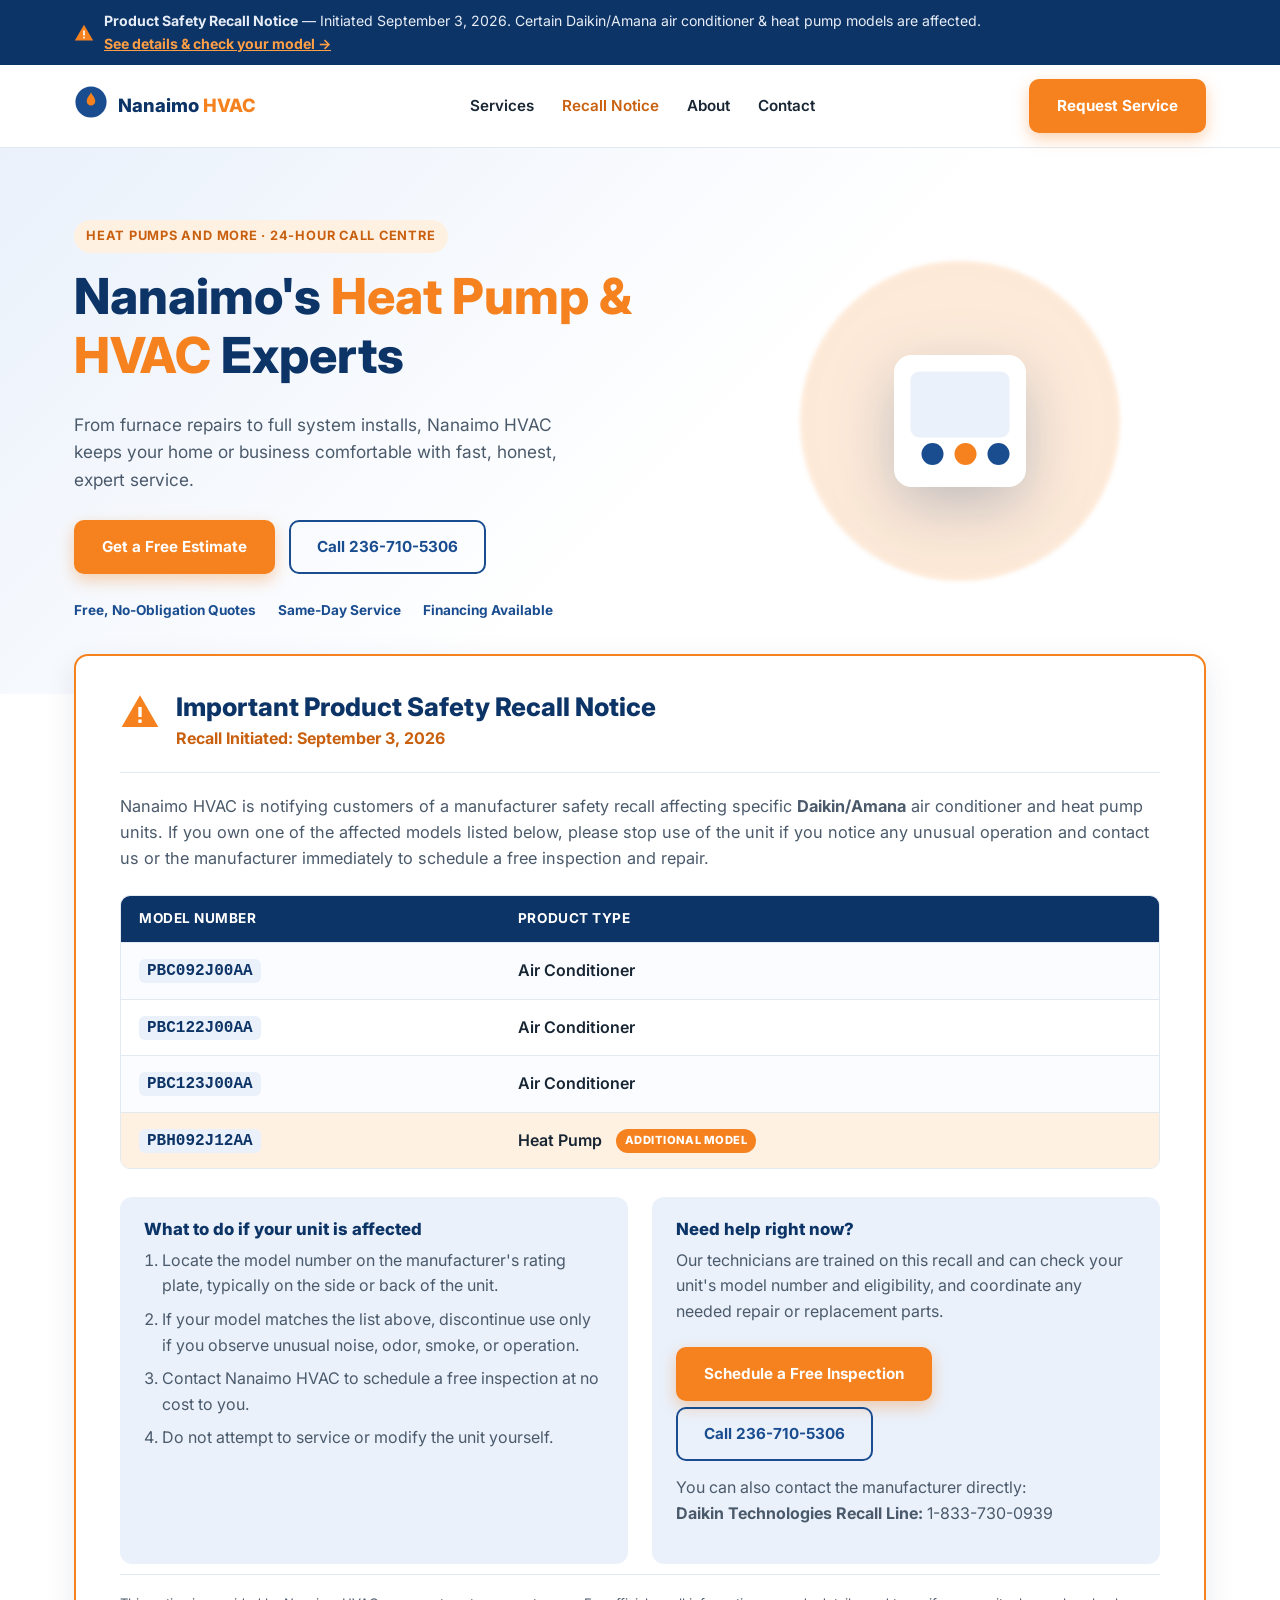
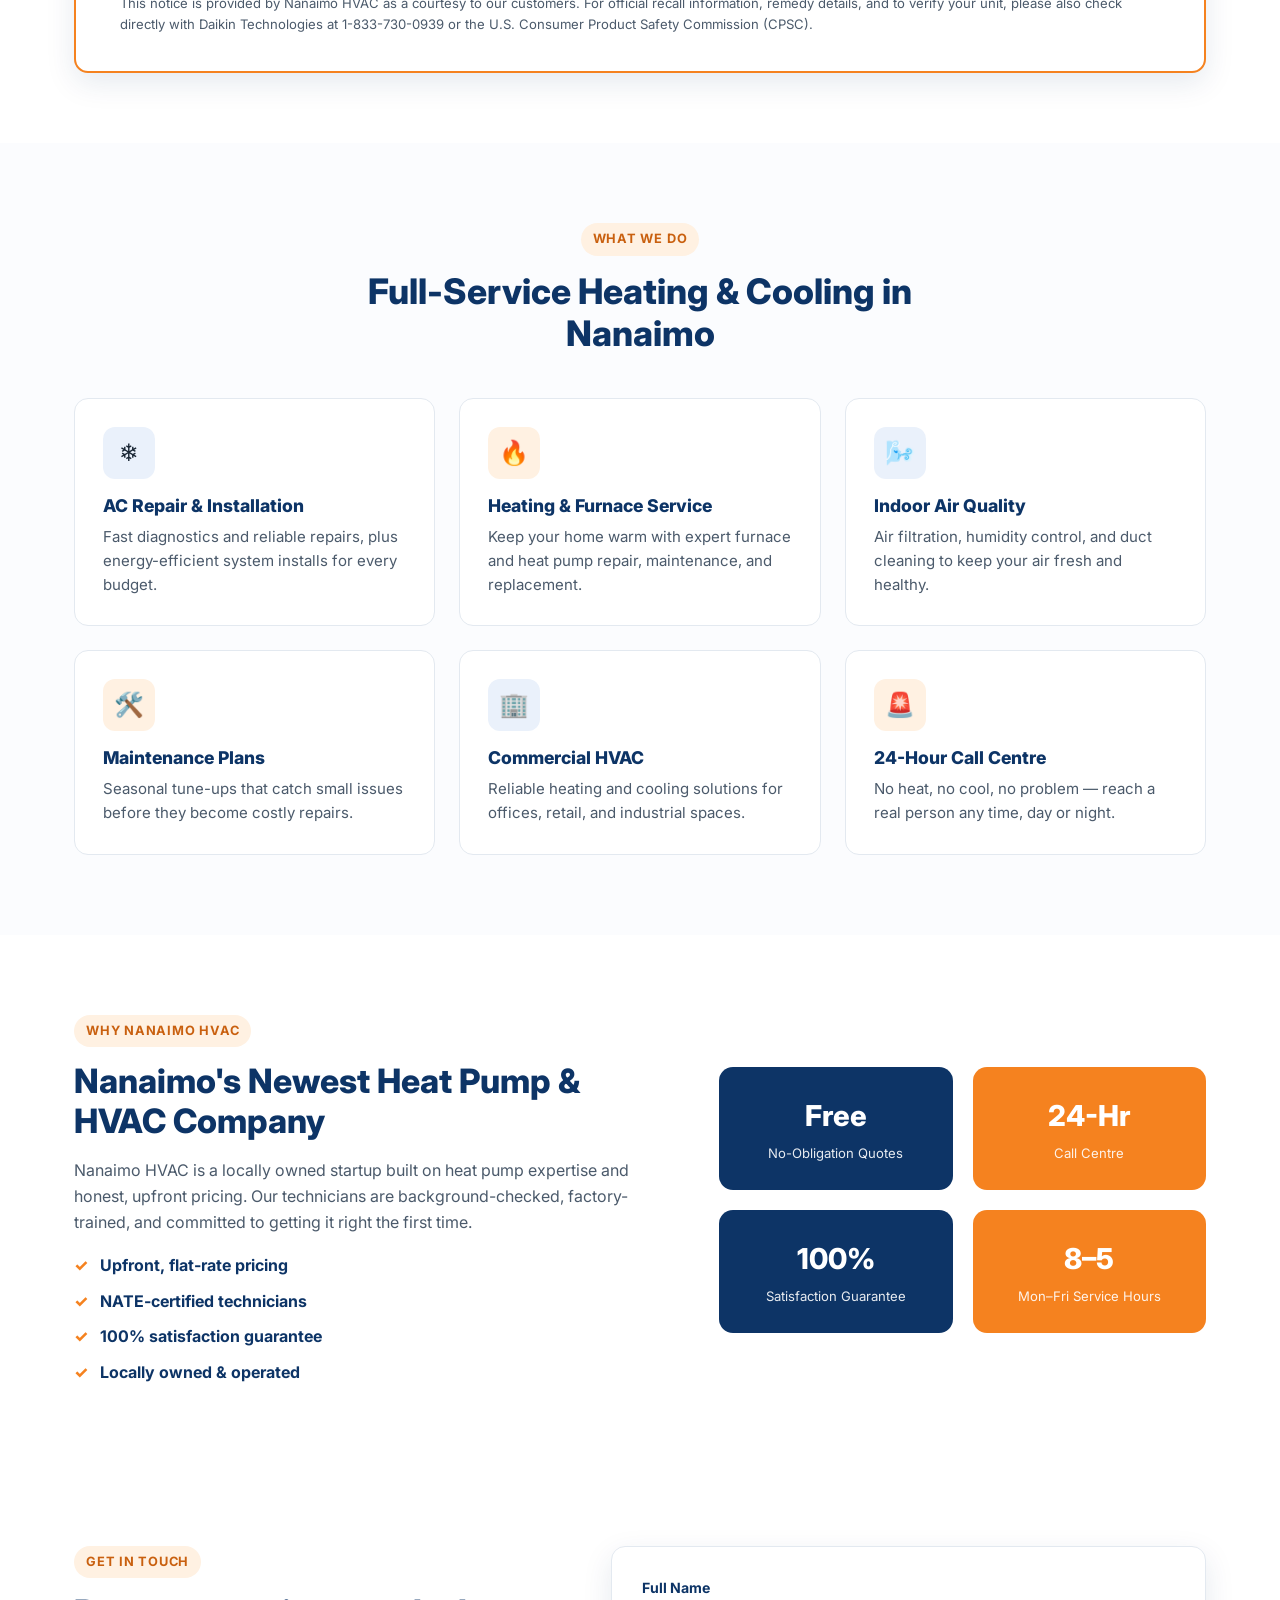
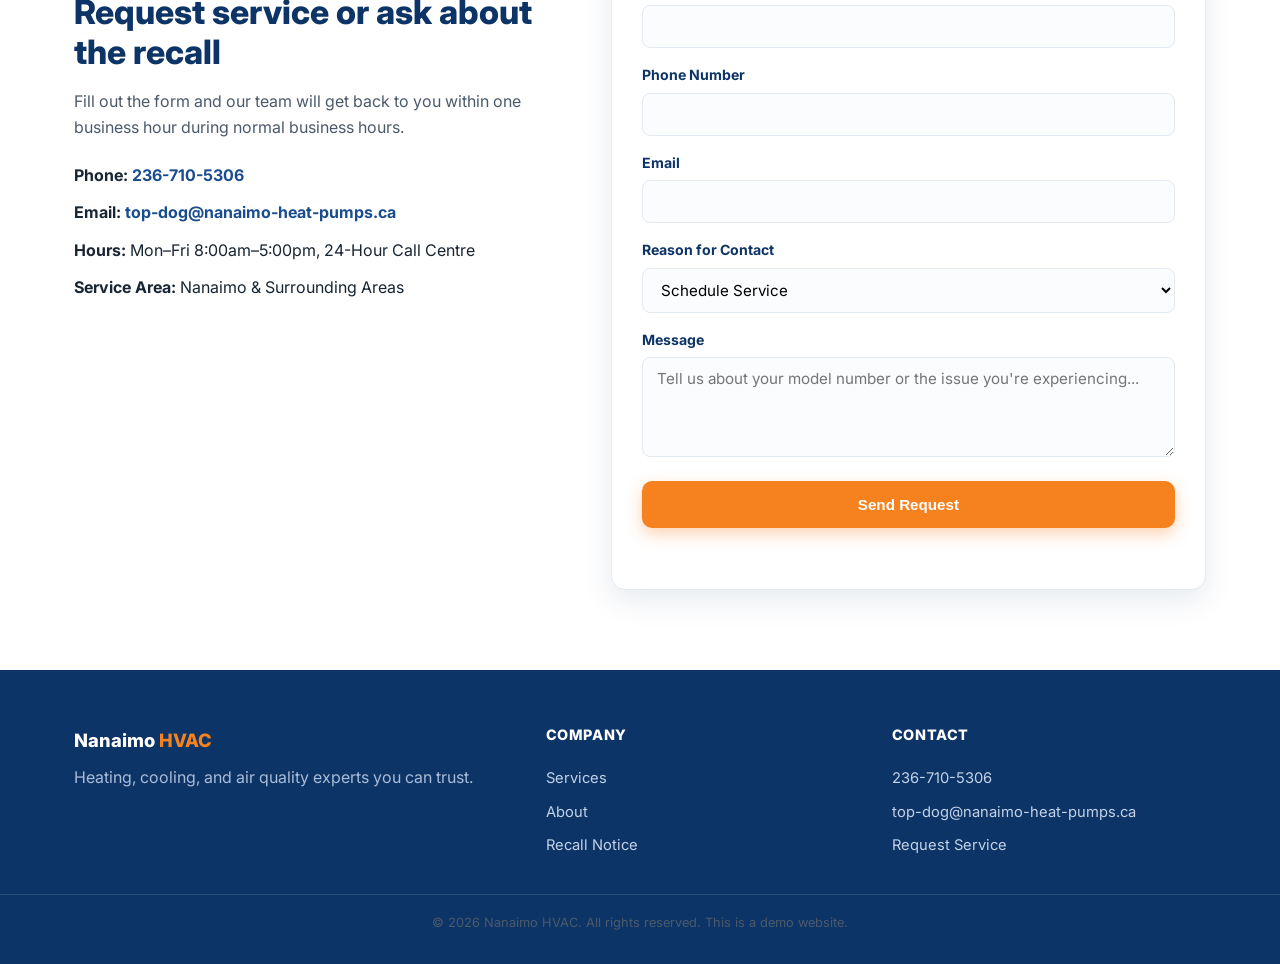
<file: index.html>
<!DOCTYPE html>
<html lang="en-CA">
<head>
<meta charset="UTF-8">
<meta name="viewport" content="width=device-width, initial-scale=1.0">
<title>Nanaimo HVAC | Heat Pump, Furnace &amp; AC Repair in Nanaimo, BC</title>
<meta name="description" content="Nanaimo HVAC provides heat pump installation, furnace repair, air conditioning service, and indoor air quality solutions in Nanaimo, BC. Free quotes, 24-hour call centre.">
<meta name="robots" content="index, follow">
<link rel="canonical" href="https://nanaimo-heat-pumps.ca/">

<meta property="og:type" content="website">
<meta property="og:site_name" content="Nanaimo HVAC">
<meta property="og:title" content="Nanaimo HVAC | Heat Pump, Furnace &amp; AC Repair in Nanaimo, BC">
<meta property="og:description" content="Heat pump installation, furnace repair, air conditioning service, and indoor air quality solutions in Nanaimo, BC. Free quotes, 24-hour call centre.">
<meta property="og:url" content="https://nanaimo-heat-pumps.ca/">
<meta property="og:locale" content="en_CA">
<meta name="twitter:card" content="summary">
<meta name="twitter:title" content="Nanaimo HVAC | Heat Pump, Furnace &amp; AC Repair in Nanaimo, BC">
<meta name="twitter:description" content="Heat pump installation, furnace repair, air conditioning service, and indoor air quality solutions in Nanaimo, BC. Free quotes, 24-hour call centre.">

<link rel="preconnect" href="https://fonts.googleapis.com">
<link rel="preconnect" href="https://fonts.gstatic.com" crossorigin>
<link href="https://fonts.googleapis.com/css2?family=Inter:wght@400;500;600;700;800&display=swap" rel="stylesheet">
<link rel="stylesheet" href="styles.css">
<link rel="icon" type="image/svg+xml" href="favicon.svg">

<script type="application/ld+json">
{
  "@context": "https://schema.org",
  "@type": "HVACBusiness",
  "name": "Nanaimo HVAC",
  "description": "Heat pump installation, furnace repair, air conditioning service, and indoor air quality solutions in Nanaimo, BC.",
  "url": "https://nanaimo-heat-pumps.ca/",
  "telephone": "+1-236-710-5306",
  "email": "top-dog@nanaimo-heat-pumps.ca",
  "areaServed": {
    "@type": "City",
    "name": "Nanaimo",
    "containedInPlace": {
      "@type": "State",
      "name": "British Columbia"
    }
  },
  "address": {
    "@type": "PostalAddress",
    "addressLocality": "Nanaimo",
    "addressRegion": "BC",
    "addressCountry": "CA"
  },
  "openingHoursSpecification": [
    {
      "@type": "OpeningHoursSpecification",
      "dayOfWeek": ["Monday", "Tuesday", "Wednesday", "Thursday", "Friday"],
      "opens": "08:00",
      "closes": "17:00"
    }
  ]
}
</script>
</head>
<body>

<!-- Recall Alert Bar -->
<div class="recall-bar" id="recallBar">
  <div class="recall-bar-inner">
    <svg class="recall-icon" viewBox="0 0 24 24" fill="none" aria-hidden="true"><path d="M12 2 1 21h22L12 2Z" fill="currentColor"/><rect x="11" y="9" width="2" height="6" fill="#fff"/><rect x="11" y="16.5" width="2" height="2" fill="#fff"/></svg>
    <p><strong>Product Safety Recall Notice</strong> — Initiated September 3, 2026. Certain Daikin/Amana air conditioner &amp; heat pump models are affected. <a href="#recall">See details &amp; check your model &rarr;</a></p>
  </div>
</div>

<!-- Header -->
<header class="site-header">
  <div class="container header-inner">
    <a href="#top" class="logo">
      <span class="logo-mark" aria-hidden="true">
        <svg viewBox="0 0 48 48" width="34" height="34">
          <circle cx="24" cy="24" r="22" fill="#1a4d8f"/>
          <path d="M24 10c-1 5-6 7-6 13a6 6 0 0 0 12 0c0-6-5-8-6-13Z" fill="#f5821f"/>
        </svg>
      </span>
      <span class="logo-text">Nanaimo <span>HVAC</span></span>
    </a>
    <nav class="main-nav" aria-label="Primary">
      <a href="#services">Services</a>
      <a href="#recall" class="nav-recall">Recall Notice</a>
      <a href="#about">About</a>
      <a href="#contact">Contact</a>
    </nav>
    <a href="#contact" class="btn btn-primary header-cta">Request Service</a>
    <button class="nav-toggle" id="navToggle" aria-label="Toggle menu" aria-expanded="false">
      <span></span><span></span><span></span>
    </button>
  </div>
</header>

<main id="top">

  <!-- Hero -->
  <section class="hero">
    <div class="container hero-inner">
      <div class="hero-copy">
        <span class="eyebrow">Heat Pumps and More · 24-Hour Call Centre</span>
        <h1>Nanaimo's <span class="text-orange">Heat Pump &amp; HVAC</span> Experts</h1>
        <p>From furnace repairs to full system installs, Nanaimo HVAC keeps your home or business comfortable with fast, honest, expert service.</p>
        <div class="hero-actions">
          <a href="#contact" class="btn btn-primary">Get a Free Estimate</a>
          <a href="tel:12367105306" class="btn btn-outline">Call 236-710-5306</a>
        </div>
        <ul class="hero-trust">
          <li>Free, No-Obligation Quotes</li>
          <li>Same-Day Service</li>
          <li>Financing Available</li>
        </ul>
      </div>
      <div class="hero-art" aria-hidden="true">
        <div class="hero-circle"></div>
        <svg viewBox="0 0 200 200" class="hero-svg">
          <rect x="40" y="40" width="120" height="120" rx="16" fill="#ffffff"/>
          <rect x="55" y="55" width="90" height="60" rx="8" fill="#eaf1fb"/>
          <circle cx="75" cy="130" r="10" fill="#1a4d8f"/>
          <circle cx="105" cy="130" r="10" fill="#f5821f"/>
          <circle cx="135" cy="130" r="10" fill="#1a4d8f"/>
        </svg>
      </div>
    </div>
  </section>

  <!-- RECALL NOTICE -->
  <section class="recall-section" id="recall">
    <div class="container">
      <div class="recall-card">
        <div class="recall-card-head">
          <svg class="recall-icon-lg" viewBox="0 0 24 24" fill="none" aria-hidden="true"><path d="M12 2 1 21h22L12 2Z" fill="#f5821f"/><rect x="11" y="9" width="2" height="6" fill="#fff"/><rect x="11" y="16.5" width="2" height="2" fill="#fff"/></svg>
          <div>
            <h2>Important Product Safety Recall Notice</h2>
            <p class="recall-date">Recall Initiated: <strong>September 3, 2026</strong></p>
          </div>
        </div>

        <p class="recall-intro">
          Nanaimo HVAC is notifying customers of a manufacturer safety recall affecting specific
          <strong>Daikin/Amana</strong> air conditioner and heat pump units. If you own one of the affected models
          listed below, please stop use of the unit if you notice any unusual operation and contact us or the manufacturer
          immediately to schedule a free inspection and repair.
        </p>

        <div class="recall-table-wrap">
          <table class="recall-table">
            <thead>
              <tr>
                <th>Model Number</th>
                <th>Product Type</th>
              </tr>
            </thead>
            <tbody>
              <tr>
                <td><code>PBC092J00AA</code></td>
                <td>Air Conditioner</td>
              </tr>
              <tr>
                <td><code>PBC122J00AA</code></td>
                <td>Air Conditioner</td>
              </tr>
              <tr>
                <td><code>PBC123J00AA</code></td>
                <td>Air Conditioner</td>
              </tr>
              <tr class="highlight-row">
                <td><code>PBH092J12AA</code></td>
                <td>Heat Pump <span class="badge">Additional Model</span></td>
              </tr>
            </tbody>
          </table>
        </div>

        <div class="recall-grid">
          <div class="recall-info-box">
            <h3>What to do if your unit is affected</h3>
            <ol>
              <li>Locate the model number on the manufacturer's rating plate, typically on the side or back of the unit.</li>
              <li>If your model matches the list above, discontinue use only if you observe unusual noise, odor, smoke, or operation.</li>
              <li>Contact Nanaimo HVAC to schedule a free inspection at no cost to you.</li>
              <li>Do not attempt to service or modify the unit yourself.</li>
            </ol>
          </div>
          <div class="recall-info-box">
            <h3>Need help right now?</h3>
            <p>Our technicians are trained on this recall and can check your unit's model number and eligibility, and coordinate any needed repair or replacement parts.</p>
            <a href="#contact" class="btn btn-primary">Schedule a Free Inspection</a>
            <a href="tel:12367105306" class="btn btn-outline">Call 236-710-5306</a>
            <p style="margin-top:14px;">You can also contact the manufacturer directly:<br>
              <strong>Daikin Technologies Recall Line:</strong> <a href="tel:18337300939">1-833-730-0939</a>
            </p>
          </div>
        </div>

        <p class="recall-footnote">
          This notice is provided by Nanaimo HVAC as a courtesy to our customers. For official recall information,
          remedy details, and to verify your unit, please also check directly with Daikin Technologies at
          <a href="tel:18337300939">1-833-730-0939</a> or the U.S. Consumer
          Product Safety Commission (CPSC).
        </p>
      </div>
    </div>
  </section>

  <!-- Services -->
  <section class="services" id="services">
    <div class="container">
      <div class="section-head">
        <span class="eyebrow">What We Do</span>
        <h2>Full-Service Heating &amp; Cooling in Nanaimo</h2>
      </div>
      <div class="services-grid">
        <div class="service-card">
          <div class="service-icon icon-blue">❄️</div>
          <h3>AC Repair &amp; Installation</h3>
          <p>Fast diagnostics and reliable repairs, plus energy-efficient system installs for every budget.</p>
        </div>
        <div class="service-card">
          <div class="service-icon icon-orange">🔥</div>
          <h3>Heating &amp; Furnace Service</h3>
          <p>Keep your home warm with expert furnace and heat pump repair, maintenance, and replacement.</p>
        </div>
        <div class="service-card">
          <div class="service-icon icon-blue">🌬️</div>
          <h3>Indoor Air Quality</h3>
          <p>Air filtration, humidity control, and duct cleaning to keep your air fresh and healthy.</p>
        </div>
        <div class="service-card">
          <div class="service-icon icon-orange">🛠️</div>
          <h3>Maintenance Plans</h3>
          <p>Seasonal tune-ups that catch small issues before they become costly repairs.</p>
        </div>
        <div class="service-card">
          <div class="service-icon icon-blue">🏢</div>
          <h3>Commercial HVAC</h3>
          <p>Reliable heating and cooling solutions for offices, retail, and industrial spaces.</p>
        </div>
        <div class="service-card">
          <div class="service-icon icon-orange">🚨</div>
          <h3>24-Hour Call Centre</h3>
          <p>No heat, no cool, no problem — reach a real person any time, day or night.</p>
        </div>
      </div>
    </div>
  </section>

  <!-- About -->
  <section class="about" id="about">
    <div class="container about-inner">
      <div class="about-copy">
        <span class="eyebrow">Why Nanaimo HVAC</span>
        <h2>Nanaimo's Newest Heat Pump &amp; HVAC Company</h2>
        <p>Nanaimo HVAC is a locally owned startup built on heat pump expertise and honest, upfront pricing. Our technicians are background-checked, factory-trained, and committed to getting it right the first time.</p>
        <ul class="about-list">
          <li>Upfront, flat-rate pricing</li>
          <li>NATE-certified technicians</li>
          <li>100% satisfaction guarantee</li>
          <li>Locally owned &amp; operated</li>
        </ul>
      </div>
      <div class="about-stats">
        <div class="stat"><span class="stat-num">Free</span><span class="stat-label">No-Obligation Quotes</span></div>
        <div class="stat"><span class="stat-num">24-Hr</span><span class="stat-label">Call Centre</span></div>
        <div class="stat"><span class="stat-num">100%</span><span class="stat-label">Satisfaction Guarantee</span></div>
        <div class="stat"><span class="stat-num">8–5</span><span class="stat-label">Mon–Fri Service Hours</span></div>
      </div>
    </div>
  </section>

  <!-- Contact -->
  <section class="contact" id="contact">
    <div class="container contact-inner">
      <div class="contact-info">
        <span class="eyebrow">Get In Touch</span>
        <h2>Request service or ask about the recall</h2>
        <p>Fill out the form and our team will get back to you within one business hour during normal business hours.</p>
        <ul class="contact-details">
          <li><strong>Phone:</strong> <a href="tel:12367105306">236-710-5306</a></li>
          <li><strong>Email:</strong> <a href="mailto:top-dog@nanaimo-heat-pumps.ca">top-dog@nanaimo-heat-pumps.ca</a></li>
          <li><strong>Hours:</strong> Mon–Fri 8:00am–5:00pm, 24-Hour Call Centre</li>
          <li><strong>Service Area:</strong> Nanaimo &amp; Surrounding Areas</li>
        </ul>
      </div>
      <form class="contact-form" id="contactForm">
        <div class="form-row">
          <label for="name">Full Name</label>
          <input type="text" id="name" name="name" required>
        </div>
        <div class="form-row">
          <label for="phone">Phone Number</label>
          <input type="tel" id="phone" name="phone" required>
        </div>
        <div class="form-row">
          <label for="email">Email</label>
          <input type="email" id="email" name="email" required>
        </div>
        <div class="form-row">
          <label for="reason">Reason for Contact</label>
          <select id="reason" name="reason">
            <option value="service">Schedule Service</option>
            <option value="recall">Recall Notice / Model Check</option>
            <option value="estimate">Free Estimate</option>
            <option value="other">Other</option>
          </select>
        </div>
        <div class="form-row">
          <label for="message">Message</label>
          <textarea id="message" name="message" rows="4" placeholder="Tell us about your model number or the issue you're experiencing..."></textarea>
        </div>
        <button type="submit" class="btn btn-primary btn-block">Send Request</button>
        <p class="form-note" id="formNote" role="status" aria-live="polite"></p>
      </form>
    </div>
  </section>

</main>

<footer class="site-footer">
  <div class="container footer-inner">
    <div class="footer-brand">
      <span class="logo-text">Nanaimo <span>HVAC</span></span>
      <p>Heating, cooling, and air quality experts you can trust.</p>
    </div>
    <div class="footer-links">
      <h4>Company</h4>
      <a href="#services">Services</a>
      <a href="#about">About</a>
      <a href="#recall">Recall Notice</a>
    </div>
    <div class="footer-links">
      <h4>Contact</h4>
      <a href="tel:12367105306">236-710-5306</a>
      <a href="mailto:top-dog@nanaimo-heat-pumps.ca">top-dog@nanaimo-heat-pumps.ca</a>
      <a href="#contact">Request Service</a>
    </div>
  </div>
  <div class="footer-bottom">
    <div class="container">
      <p>&copy; 2026 Nanaimo HVAC. All rights reserved. This is a demo website.</p>
    </div>
  </div>
</footer>

<script src="script.js"></script>
</body>
</html>
</file>
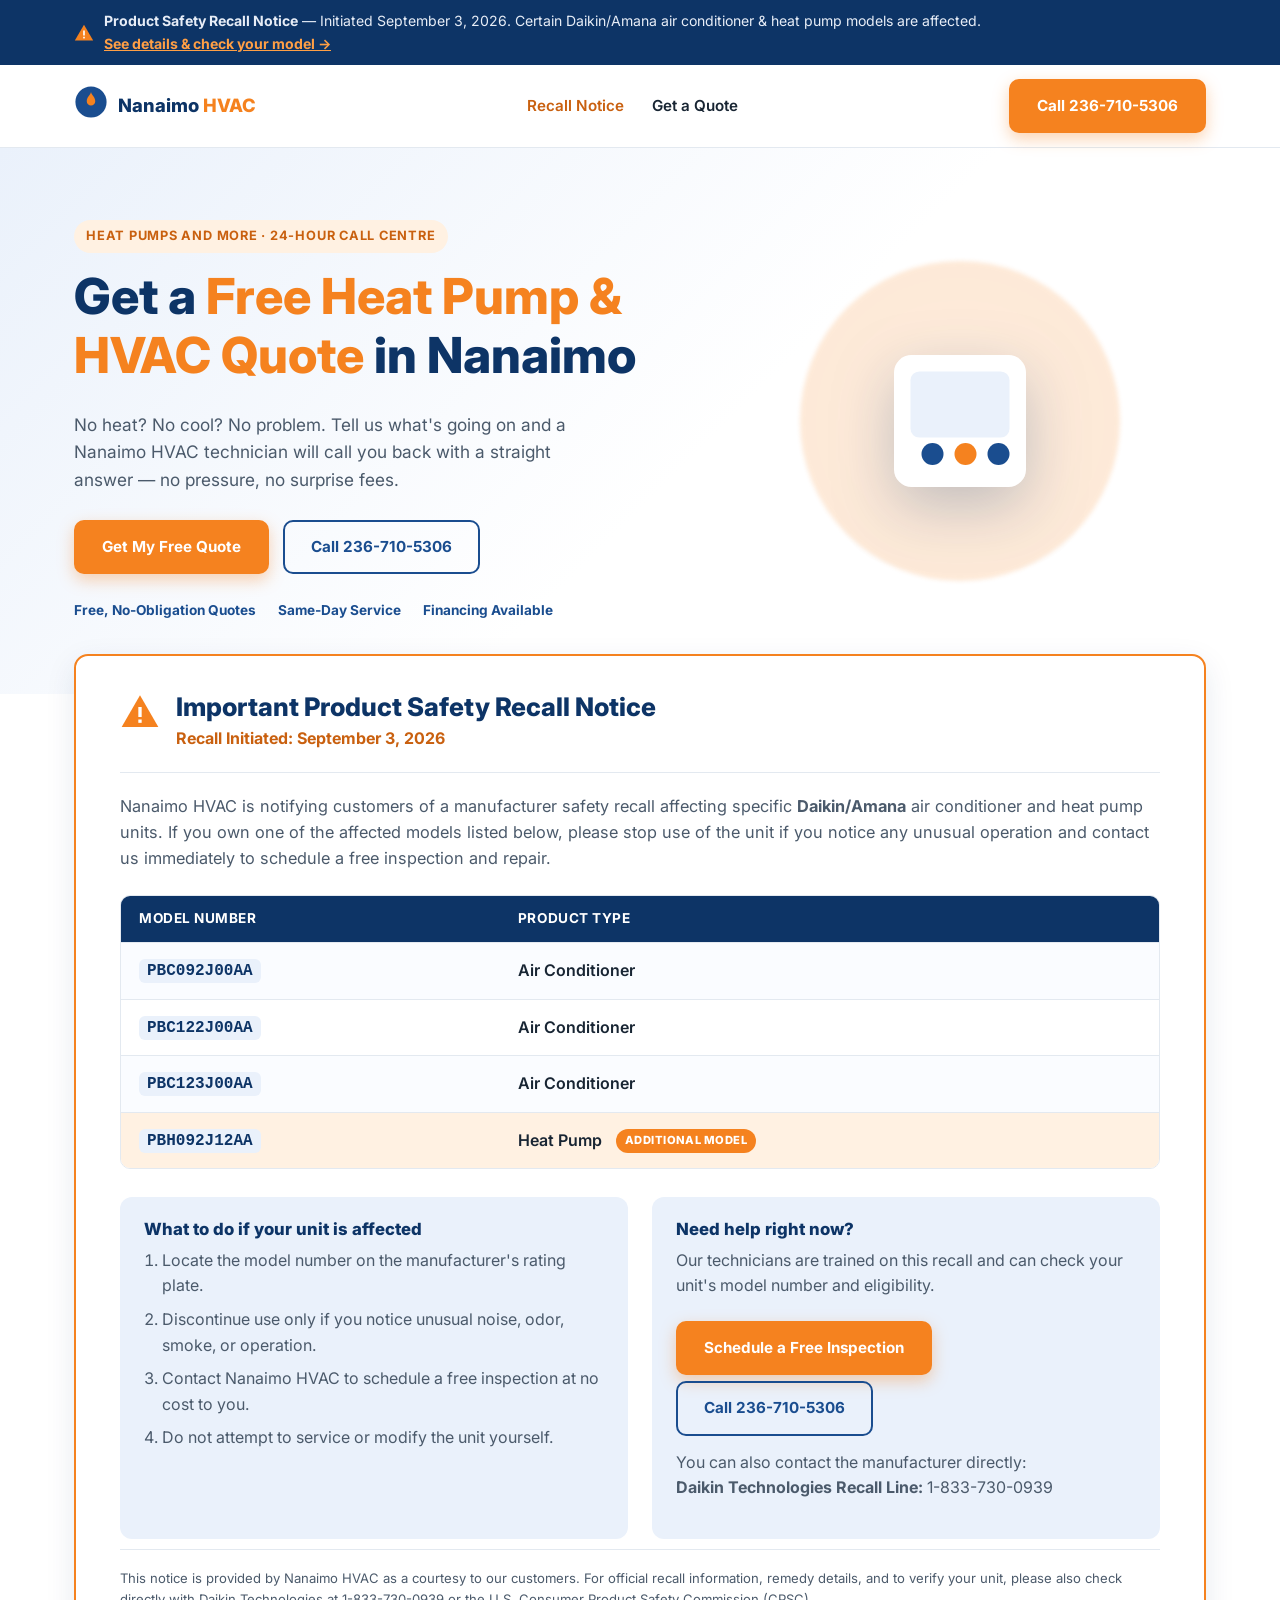
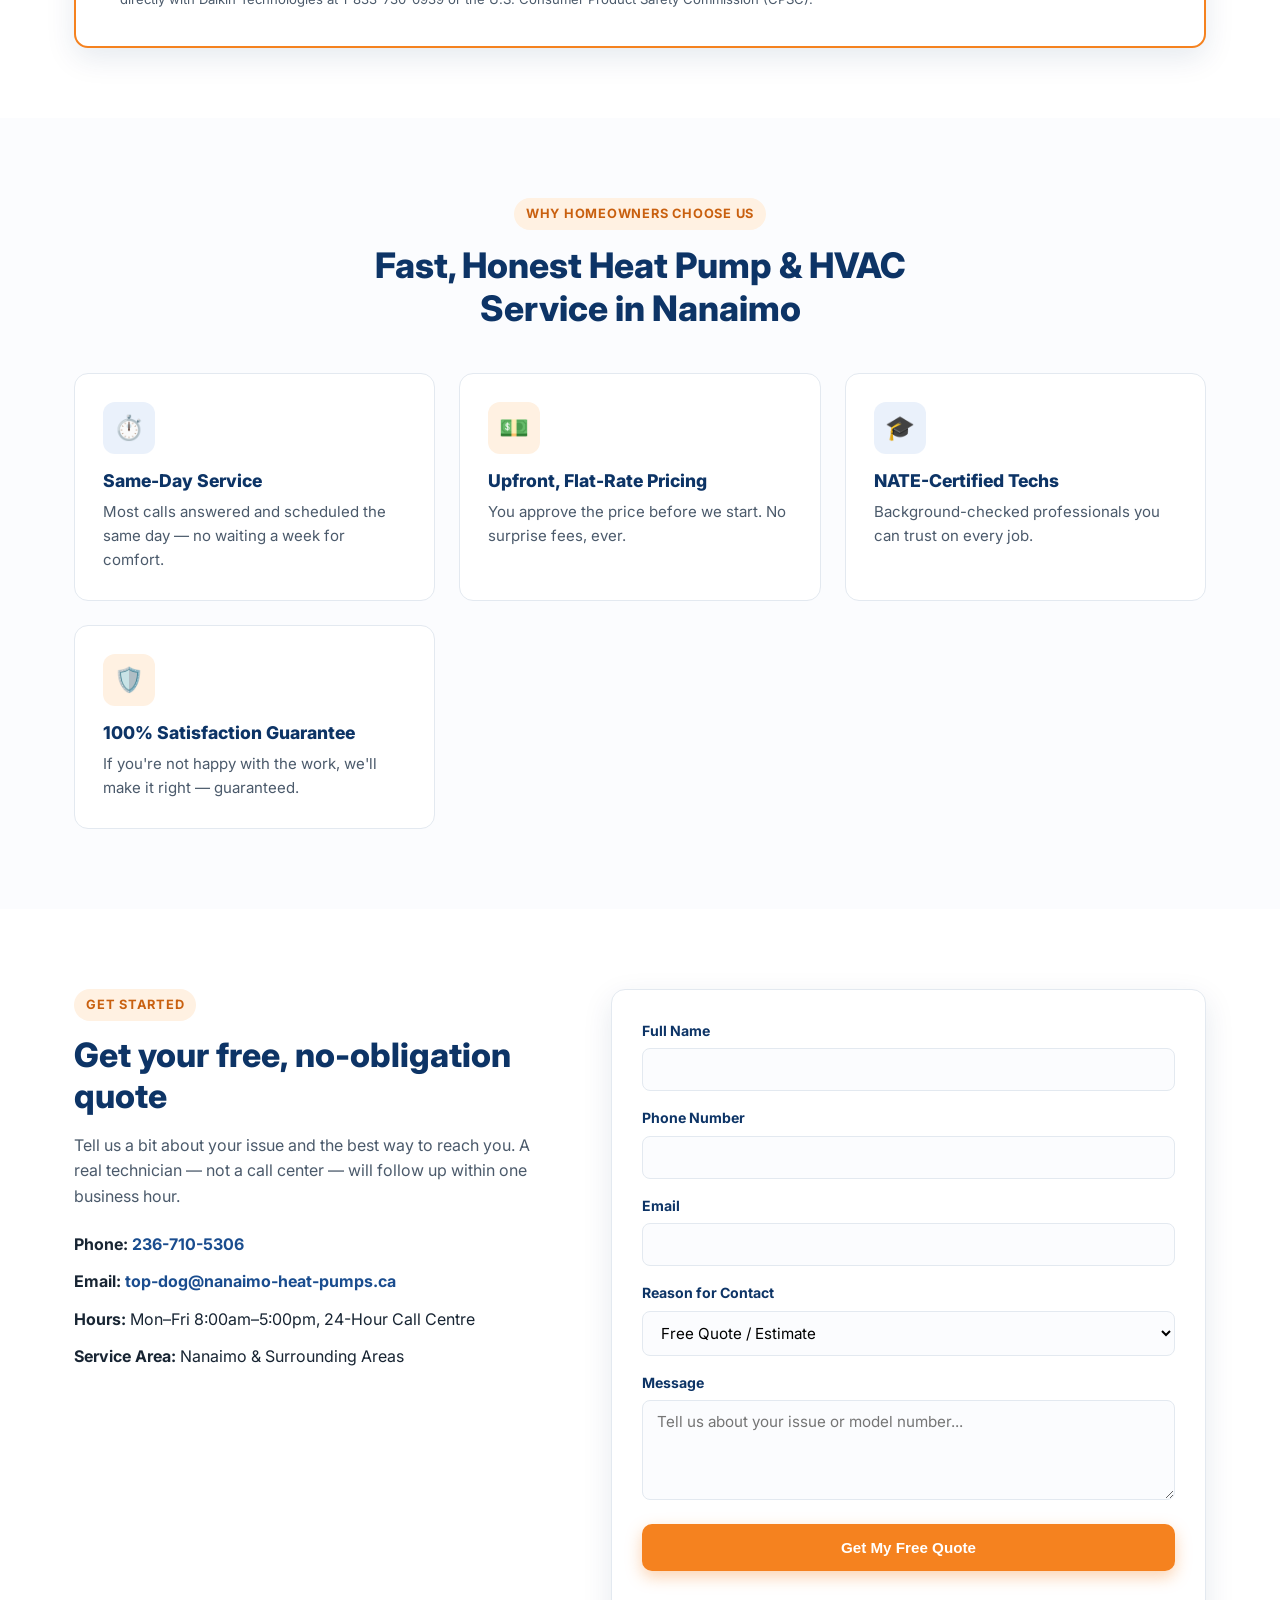
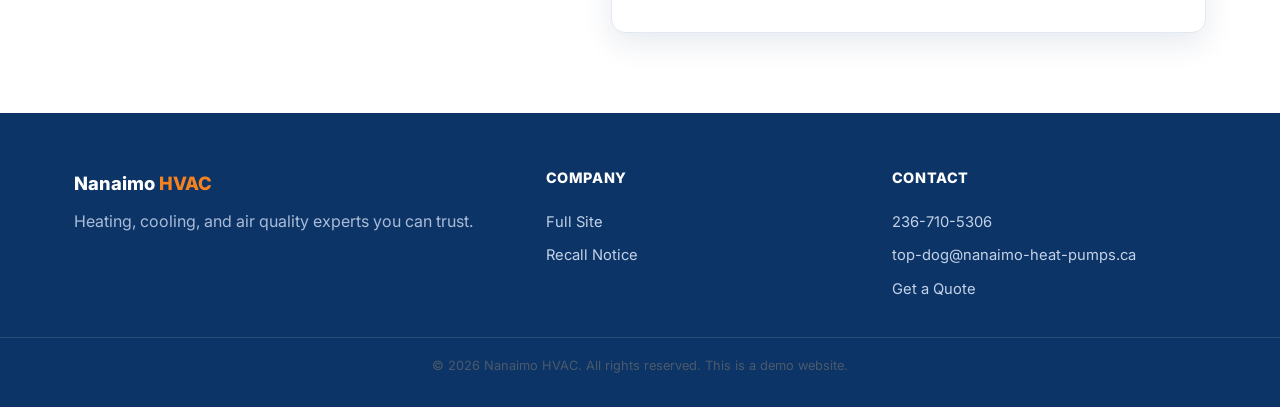
<file: landing.html>
<!DOCTYPE html>
<html lang="en-CA">
<head>
<meta charset="UTF-8">
<meta name="viewport" content="width=device-width, initial-scale=1.0">
<title>Free Heat Pump &amp; HVAC Quote in Nanaimo, BC | Nanaimo HVAC</title>
<meta name="description" content="Get a free, no-obligation HVAC quote from Nanaimo HVAC. Heat pumps, furnace repair, and air conditioning service in Nanaimo, BC. Call 236-710-5306.">
<meta name="robots" content="index, follow">
<link rel="canonical" href="https://nanaimo-heat-pumps.ca/landing.html">

<meta property="og:type" content="website">
<meta property="og:site_name" content="Nanaimo HVAC">
<meta property="og:title" content="Free Heat Pump &amp; HVAC Quote in Nanaimo, BC | Nanaimo HVAC">
<meta property="og:description" content="Get a free, no-obligation HVAC quote from Nanaimo HVAC. Heat pumps, furnace repair, and air conditioning service in Nanaimo, BC.">
<meta property="og:url" content="https://nanaimo-heat-pumps.ca/landing.html">
<meta property="og:locale" content="en_CA">
<meta name="twitter:card" content="summary">
<meta name="twitter:title" content="Free Heat Pump &amp; HVAC Quote in Nanaimo, BC | Nanaimo HVAC">
<meta name="twitter:description" content="Get a free, no-obligation HVAC quote from Nanaimo HVAC. Heat pumps, furnace repair, and air conditioning service in Nanaimo, BC.">

<link rel="preconnect" href="https://fonts.googleapis.com">
<link rel="preconnect" href="https://fonts.gstatic.com" crossorigin>
<link href="https://fonts.googleapis.com/css2?family=Inter:wght@400;500;600;700;800&display=swap" rel="stylesheet">
<link rel="stylesheet" href="styles.css">
<link rel="icon" type="image/svg+xml" href="favicon.svg">

<script type="application/ld+json">
{
  "@context": "https://schema.org",
  "@type": "HVACBusiness",
  "name": "Nanaimo HVAC",
  "description": "Heat pump installation, furnace repair, air conditioning service, and indoor air quality solutions in Nanaimo, BC.",
  "url": "https://nanaimo-heat-pumps.ca/",
  "telephone": "+1-236-710-5306",
  "email": "top-dog@nanaimo-heat-pumps.ca",
  "areaServed": {
    "@type": "City",
    "name": "Nanaimo",
    "containedInPlace": {
      "@type": "State",
      "name": "British Columbia"
    }
  },
  "address": {
    "@type": "PostalAddress",
    "addressLocality": "Nanaimo",
    "addressRegion": "BC",
    "addressCountry": "CA"
  },
  "openingHoursSpecification": [
    {
      "@type": "OpeningHoursSpecification",
      "dayOfWeek": ["Monday", "Tuesday", "Wednesday", "Thursday", "Friday"],
      "opens": "08:00",
      "closes": "17:00"
    }
  ]
}
</script>
</head>
<body>

<!-- Recall Alert Bar -->
<div class="recall-bar" id="recallBar">
  <div class="recall-bar-inner">
    <svg class="recall-icon" viewBox="0 0 24 24" fill="none" aria-hidden="true"><path d="M12 2 1 21h22L12 2Z" fill="currentColor"/><rect x="11" y="9" width="2" height="6" fill="#fff"/><rect x="11" y="16.5" width="2" height="2" fill="#fff"/></svg>
    <p><strong>Product Safety Recall Notice</strong> — Initiated September 3, 2026. Certain Daikin/Amana air conditioner &amp; heat pump models are affected. <a href="#recall">See details &amp; check your model &rarr;</a></p>
  </div>
</div>

<!-- Minimal Header -->
<header class="site-header">
  <div class="container header-inner">
    <a href="#top" class="logo">
      <span class="logo-mark" aria-hidden="true">
        <svg viewBox="0 0 48 48" width="34" height="34">
          <circle cx="24" cy="24" r="22" fill="#1a4d8f"/>
          <path d="M24 10c-1 5-6 7-6 13a6 6 0 0 0 12 0c0-6-5-8-6-13Z" fill="#f5821f"/>
        </svg>
      </span>
      <span class="logo-text">Nanaimo <span>HVAC</span></span>
    </a>
    <nav class="main-nav" aria-label="Primary">
      <a href="#recall" class="nav-recall">Recall Notice</a>
      <a href="#quote">Get a Quote</a>
    </nav>
    <a href="tel:12367105306" class="btn btn-primary header-cta">Call 236-710-5306</a>
    <button class="nav-toggle" id="navToggle" aria-label="Toggle menu" aria-expanded="false">
      <span></span><span></span><span></span>
    </button>
  </div>
</header>

<main id="top">

  <!-- Hero: single, focused CTA -->
  <section class="hero">
    <div class="container hero-inner">
      <div class="hero-copy">
        <span class="eyebrow">Heat Pumps and More · 24-Hour Call Centre</span>
        <h1>Get a <span class="text-orange">Free Heat Pump &amp; HVAC Quote</span> in Nanaimo</h1>
        <p>No heat? No cool? No problem. Tell us what's going on and a Nanaimo HVAC technician will call you back with a straight answer — no pressure, no surprise fees.</p>
        <div class="hero-actions">
          <a href="#quote" class="btn btn-primary">Get My Free Quote</a>
          <a href="tel:12367105306" class="btn btn-outline">Call 236-710-5306</a>
        </div>
        <ul class="hero-trust">
          <li>Free, No-Obligation Quotes</li>
          <li>Same-Day Service</li>
          <li>Financing Available</li>
        </ul>
      </div>
      <div class="hero-art" aria-hidden="true">
        <div class="hero-circle"></div>
        <svg viewBox="0 0 200 200" class="hero-svg">
          <rect x="40" y="40" width="120" height="120" rx="16" fill="#ffffff"/>
          <rect x="55" y="55" width="90" height="60" rx="8" fill="#eaf1fb"/>
          <circle cx="75" cy="130" r="10" fill="#1a4d8f"/>
          <circle cx="105" cy="130" r="10" fill="#f5821f"/>
          <circle cx="135" cy="130" r="10" fill="#1a4d8f"/>
        </svg>
      </div>
    </div>
  </section>

  <!-- RECALL NOTICE -->
  <section class="recall-section" id="recall">
    <div class="container">
      <div class="recall-card">
        <div class="recall-card-head">
          <svg class="recall-icon-lg" viewBox="0 0 24 24" fill="none" aria-hidden="true"><path d="M12 2 1 21h22L12 2Z" fill="#f5821f"/><rect x="11" y="9" width="2" height="6" fill="#fff"/><rect x="11" y="16.5" width="2" height="2" fill="#fff"/></svg>
          <div>
            <h2>Important Product Safety Recall Notice</h2>
            <p class="recall-date">Recall Initiated: <strong>September 3, 2026</strong></p>
          </div>
        </div>

        <p class="recall-intro">
          Nanaimo HVAC is notifying customers of a manufacturer safety recall affecting specific
          <strong>Daikin/Amana</strong> air conditioner and heat pump units. If you own one of the affected models
          listed below, please stop use of the unit if you notice any unusual operation and contact us immediately
          to schedule a free inspection and repair.
        </p>

        <div class="recall-table-wrap">
          <table class="recall-table">
            <thead>
              <tr>
                <th>Model Number</th>
                <th>Product Type</th>
              </tr>
            </thead>
            <tbody>
              <tr>
                <td><code>PBC092J00AA</code></td>
                <td>Air Conditioner</td>
              </tr>
              <tr>
                <td><code>PBC122J00AA</code></td>
                <td>Air Conditioner</td>
              </tr>
              <tr>
                <td><code>PBC123J00AA</code></td>
                <td>Air Conditioner</td>
              </tr>
              <tr class="highlight-row">
                <td><code>PBH092J12AA</code></td>
                <td>Heat Pump <span class="badge">Additional Model</span></td>
              </tr>
            </tbody>
          </table>
        </div>

        <div class="recall-grid">
          <div class="recall-info-box">
            <h3>What to do if your unit is affected</h3>
            <ol>
              <li>Locate the model number on the manufacturer's rating plate.</li>
              <li>Discontinue use only if you notice unusual noise, odor, smoke, or operation.</li>
              <li>Contact Nanaimo HVAC to schedule a free inspection at no cost to you.</li>
              <li>Do not attempt to service or modify the unit yourself.</li>
            </ol>
          </div>
          <div class="recall-info-box">
            <h3>Need help right now?</h3>
            <p>Our technicians are trained on this recall and can check your unit's model number and eligibility.</p>
            <a href="#quote" class="btn btn-primary">Schedule a Free Inspection</a>
            <a href="tel:12367105306" class="btn btn-outline">Call 236-710-5306</a>
            <p style="margin-top:14px;">You can also contact the manufacturer directly:<br>
              <strong>Daikin Technologies Recall Line:</strong> <a href="tel:18337300939">1-833-730-0939</a>
            </p>
          </div>
        </div>

        <p class="recall-footnote">
          This notice is provided by Nanaimo HVAC as a courtesy to our customers. For official recall information,
          remedy details, and to verify your unit, please also check directly with Daikin Technologies at
          <a href="tel:18337300939">1-833-730-0939</a> or the U.S. Consumer
          Product Safety Commission (CPSC).
        </p>
      </div>
    </div>
  </section>

  <!-- Why Choose Us: condensed trust signals -->
  <section class="services">
    <div class="container">
      <div class="section-head">
        <span class="eyebrow">Why Homeowners Choose Us</span>
        <h2>Fast, Honest Heat Pump &amp; HVAC Service in Nanaimo</h2>
      </div>
      <div class="services-grid">
        <div class="service-card">
          <div class="service-icon icon-blue">⏱️</div>
          <h3>Same-Day Service</h3>
          <p>Most calls answered and scheduled the same day — no waiting a week for comfort.</p>
        </div>
        <div class="service-card">
          <div class="service-icon icon-orange">💵</div>
          <h3>Upfront, Flat-Rate Pricing</h3>
          <p>You approve the price before we start. No surprise fees, ever.</p>
        </div>
        <div class="service-card">
          <div class="service-icon icon-blue">🎓</div>
          <h3>NATE-Certified Techs</h3>
          <p>Background-checked professionals you can trust on every job.</p>
        </div>
        <div class="service-card">
          <div class="service-icon icon-orange">🛡️</div>
          <h3>100% Satisfaction Guarantee</h3>
          <p>If you're not happy with the work, we'll make it right — guaranteed.</p>
        </div>
      </div>
    </div>
  </section>

  <!-- Final CTA / Quote Form -->
  <section class="contact" id="quote">
    <div class="container contact-inner">
      <div class="contact-info">
        <span class="eyebrow">Get Started</span>
        <h2>Get your free, no-obligation quote</h2>
        <p>Tell us a bit about your issue and the best way to reach you. A real technician — not a call center — will follow up within one business hour.</p>
        <ul class="contact-details">
          <li><strong>Phone:</strong> <a href="tel:12367105306">236-710-5306</a></li>
          <li><strong>Email:</strong> <a href="mailto:top-dog@nanaimo-heat-pumps.ca">top-dog@nanaimo-heat-pumps.ca</a></li>
          <li><strong>Hours:</strong> Mon–Fri 8:00am–5:00pm, 24-Hour Call Centre</li>
          <li><strong>Service Area:</strong> Nanaimo &amp; Surrounding Areas</li>
        </ul>
      </div>
      <form class="contact-form" id="contactForm">
        <div class="form-row">
          <label for="name">Full Name</label>
          <input type="text" id="name" name="name" required>
        </div>
        <div class="form-row">
          <label for="phone">Phone Number</label>
          <input type="tel" id="phone" name="phone" required>
        </div>
        <div class="form-row">
          <label for="email">Email</label>
          <input type="email" id="email" name="email" required>
        </div>
        <div class="form-row">
          <label for="reason">Reason for Contact</label>
          <select id="reason" name="reason">
            <option value="quote">Free Quote / Estimate</option>
            <option value="service">Schedule Service</option>
            <option value="recall">Recall Notice / Model Check</option>
            <option value="other">Other</option>
          </select>
        </div>
        <div class="form-row">
          <label for="message">Message</label>
          <textarea id="message" name="message" rows="4" placeholder="Tell us about your issue or model number..."></textarea>
        </div>
        <button type="submit" class="btn btn-primary btn-block">Get My Free Quote</button>
        <p class="form-note" id="formNote" role="status" aria-live="polite"></p>
      </form>
    </div>
  </section>

</main>

<footer class="site-footer">
  <div class="container footer-inner">
    <div class="footer-brand">
      <span class="logo-text">Nanaimo <span>HVAC</span></span>
      <p>Heating, cooling, and air quality experts you can trust.</p>
    </div>
    <div class="footer-links">
      <h4>Company</h4>
      <a href="index.html">Full Site</a>
      <a href="#recall">Recall Notice</a>
    </div>
    <div class="footer-links">
      <h4>Contact</h4>
      <a href="tel:12367105306">236-710-5306</a>
      <a href="mailto:top-dog@nanaimo-heat-pumps.ca">top-dog@nanaimo-heat-pumps.ca</a>
      <a href="#quote">Get a Quote</a>
    </div>
  </div>
  <div class="footer-bottom">
    <div class="container">
      <p>&copy; 2026 Nanaimo HVAC. All rights reserved. This is a demo website.</p>
    </div>
  </div>
</footer>

<script src="script.js"></script>
</body>
</html>
</file>
<file: styles.css>
/* ---------- Base / Variables ---------- */
:root{
  --blue-900:#0d3466;
  --blue-700:#1a4d8f;
  --blue-500:#2f6fc4;
  --blue-100:#eaf1fb;
  --orange-700:#c9600f;
  --orange-600:#f5821f;
  --orange-400:#ff9f45;
  --orange-100:#fff1e2;
  --ink:#182533;
  --ink-soft:#4b5a6b;
  --white:#ffffff;
  --line:#e3e9f0;
  --radius:14px;
  --shadow:0 10px 30px rgba(13,52,102,0.10);
  --font:'Inter',system-ui,-apple-system,Segoe UI,Roboto,sans-serif;
}

*,*::before,*::after{box-sizing:border-box;}
html{scroll-behavior:smooth;}
body{
  margin:0;
  font-family:var(--font);
  color:var(--ink);
  background:var(--white);
  line-height:1.6;
  -webkit-font-smoothing:antialiased;
}
img{max-width:100%;display:block;}
a{color:inherit;text-decoration:none;}
ul{list-style:none;margin:0;padding:0;}
h1,h2,h3,h4{margin:0 0 .5em;line-height:1.2;font-weight:800;}
p{margin:0 0 1em;color:var(--ink-soft);}
code{font-family:'SFMono-Regular',Consolas,'Liberation Mono',Menlo,monospace;}

.container{
  width:100%;
  max-width:1180px;
  margin:0 auto;
  padding:0 24px;
}

.eyebrow{
  display:inline-block;
  font-size:.8rem;
  font-weight:700;
  letter-spacing:.06em;
  text-transform:uppercase;
  color:var(--orange-700);
  background:var(--orange-100);
  padding:6px 12px;
  border-radius:999px;
  margin-bottom:14px;
}

.text-orange{color:var(--orange-600);}

/* ---------- Buttons ---------- */
.btn{
  display:inline-flex;
  align-items:center;
  justify-content:center;
  gap:8px;
  padding:13px 26px;
  border-radius:10px;
  font-weight:700;
  font-size:.95rem;
  cursor:pointer;
  border:2px solid transparent;
  transition:transform .15s ease, box-shadow .15s ease, background .15s ease;
}
.btn-primary{
  background:var(--orange-600);
  color:var(--white);
  box-shadow:0 6px 16px rgba(245,130,31,.35);
}
.btn-primary:hover{background:var(--orange-700);transform:translateY(-1px);}
.btn-outline{
  background:transparent;
  border-color:var(--blue-700);
  color:var(--blue-700);
}
.btn-outline:hover{background:var(--blue-100);}
.btn-block{width:100%;}

/* ---------- Recall Bar ---------- */
.recall-bar{
  background:var(--blue-900);
  color:#fff;
}
.recall-bar-inner{
  max-width:1180px;
  margin:0 auto;
  padding:10px 24px;
  display:flex;
  align-items:center;
  gap:10px;
  font-size:.88rem;
}
.recall-bar-inner p{margin:0;color:#e7edf7;}
.recall-bar-inner a{color:var(--orange-400);font-weight:700;text-decoration:underline;white-space:nowrap;}
.recall-icon{width:20px;height:20px;color:var(--orange-600);flex-shrink:0;}

/* ---------- Header ---------- */
.site-header{
  position:sticky;top:0;z-index:50;
  background:rgba(255,255,255,.92);
  backdrop-filter:blur(8px);
  border-bottom:1px solid var(--line);
}
.header-inner{
  display:flex;
  align-items:center;
  justify-content:space-between;
  padding:14px 24px;
  gap:20px;
}
.logo{display:flex;align-items:center;gap:10px;}
.logo-text{font-size:1.15rem;font-weight:800;color:var(--blue-900);}
.logo-text span{color:var(--orange-600);}
.main-nav{display:flex;align-items:center;gap:28px;}
.main-nav a{font-weight:600;font-size:.95rem;color:var(--ink);}
.main-nav a:hover{color:var(--blue-700);}
.nav-recall{color:var(--orange-700) !important;}
.header-cta{flex-shrink:0;}
.nav-toggle{display:none;flex-direction:column;gap:5px;background:none;border:0;cursor:pointer;padding:4px;}
.nav-toggle span{width:24px;height:2px;background:var(--blue-900);border-radius:2px;}

/* ---------- Hero ---------- */
.hero{
  background:linear-gradient(135deg, var(--blue-100) 0%, #fff 55%);
  padding:72px 0;
}
.hero-inner{
  display:grid;
  grid-template-columns:1.1fr .9fr;
  gap:40px;
  align-items:center;
}
.hero h1{font-size:clamp(2rem,4vw,3.1rem);color:var(--blue-900);}
.hero-copy p{font-size:1.08rem;max-width:520px;}
.hero-actions{display:flex;gap:14px;flex-wrap:wrap;margin:26px 0;}
.hero-trust{display:flex;gap:22px;flex-wrap:wrap;font-size:.85rem;font-weight:700;color:var(--blue-700);}
.hero-art{position:relative;display:flex;align-items:center;justify-content:center;min-height:280px;}
.hero-circle{
  position:absolute;
  width:320px;height:320px;
  background:radial-gradient(circle, var(--orange-400) 0%, var(--orange-600) 100%);
  border-radius:50%;
  opacity:.18;
  filter:blur(2px);
}
.hero-svg{position:relative;width:220px;height:220px;filter:drop-shadow(0 20px 30px rgba(13,52,102,.25));}

/* ---------- Recall Section ---------- */
.recall-section{padding:0 0 70px;margin-top:-10px;}
.recall-card{
  background:#fff;
  border:2px solid var(--orange-600);
  border-radius:var(--radius);
  box-shadow:var(--shadow);
  padding:36px clamp(20px,4vw,44px);
  margin-top:-40px;
  position:relative;
  z-index:2;
}
.recall-card-head{
  display:flex;
  gap:16px;
  align-items:flex-start;
  border-bottom:1px solid var(--line);
  padding-bottom:20px;
  margin-bottom:20px;
}
.recall-icon-lg{width:40px;height:40px;flex-shrink:0;}
.recall-card-head h2{color:var(--blue-900);font-size:1.6rem;margin-bottom:4px;}
.recall-date{margin:0;font-weight:700;color:var(--orange-700);}
.recall-intro{font-size:1.02rem;}

.recall-table-wrap{overflow-x:auto;margin:24px 0;border:1px solid var(--line);border-radius:10px;}
.recall-table{width:100%;border-collapse:collapse;min-width:420px;}
.recall-table th{
  text-align:left;
  background:var(--blue-900);
  color:#fff;
  padding:12px 18px;
  font-size:.85rem;
  text-transform:uppercase;
  letter-spacing:.04em;
}
.recall-table td{
  padding:14px 18px;
  border-top:1px solid var(--line);
  font-weight:600;
}
.recall-table tbody tr:nth-child(odd){background:#fafcff;}
.recall-table tr.highlight-row{background:var(--orange-100) !important;}
.recall-table code{
  background:var(--blue-100);
  color:var(--blue-900);
  padding:3px 8px;
  border-radius:6px;
  font-weight:700;
}
.badge{
  display:inline-block;
  margin-left:10px;
  background:var(--orange-600);
  color:#fff;
  font-size:.7rem;
  font-weight:800;
  text-transform:uppercase;
  letter-spacing:.04em;
  padding:3px 9px;
  border-radius:999px;
  vertical-align:middle;
}

.recall-grid{
  display:grid;
  grid-template-columns:1fr 1fr;
  gap:24px;
  margin:28px 0 10px;
}
.recall-info-box{
  background:var(--blue-100);
  border-radius:12px;
  padding:22px 24px;
}
.recall-info-box h3{color:var(--blue-900);font-size:1.05rem;}
.recall-info-box ol{margin:0;padding-left:1.1em;color:var(--ink-soft);}
.recall-info-box li{margin-bottom:8px;}
.recall-info-box .btn{margin:6px 10px 0 0;}

.recall-footnote{
  font-size:.82rem;
  color:var(--ink-soft);
  border-top:1px solid var(--line);
  padding-top:18px;
  margin-top:10px;
  margin-bottom:0;
}

/* ---------- Services ---------- */
.section-head{text-align:center;max-width:640px;margin:0 auto 44px;}
.section-head h2{font-size:clamp(1.6rem,3vw,2.2rem);color:var(--blue-900);}
.services{padding:80px 0;background:#fbfcfe;}
.services-grid{
  display:grid;
  grid-template-columns:repeat(3,1fr);
  gap:24px;
}
.service-card{
  background:#fff;
  border:1px solid var(--line);
  border-radius:var(--radius);
  padding:28px;
  transition:transform .18s ease, box-shadow .18s ease;
}
.service-card:hover{transform:translateY(-4px);box-shadow:var(--shadow);}
.service-icon{
  width:52px;height:52px;
  display:flex;align-items:center;justify-content:center;
  border-radius:12px;
  font-size:1.5rem;
  margin-bottom:16px;
}
.icon-blue{background:var(--blue-100);}
.icon-orange{background:var(--orange-100);}
.service-card h3{font-size:1.1rem;color:var(--blue-900);}
.service-card p{margin:0;font-size:.94rem;}

/* ---------- About ---------- */
.about{padding:80px 0;}
.about-inner{
  display:grid;
  grid-template-columns:1.1fr .9fr;
  gap:50px;
  align-items:center;
}
.about-copy h2{color:var(--blue-900);font-size:clamp(1.6rem,3vw,2.1rem);}
.about-list{display:grid;gap:10px;margin-top:18px;}
.about-list li{
  font-weight:700;
  color:var(--blue-900);
  padding-left:26px;
  position:relative;
}
.about-list li::before{
  content:"✓";
  position:absolute;left:0;top:0;
  color:var(--orange-600);
  font-weight:800;
}
.about-stats{
  display:grid;
  grid-template-columns:1fr 1fr;
  gap:20px;
}
.stat{
  background:var(--blue-900);
  color:#fff;
  border-radius:var(--radius);
  padding:26px 20px;
  text-align:center;
}
.stat:nth-child(2n){background:var(--orange-600);}
.stat-num{display:block;font-size:1.8rem;font-weight:800;}
.stat-label{display:block;font-size:.82rem;opacity:.9;margin-top:4px;}

/* ---------- Contact ---------- */
.contact{padding:80px 0;}
.contact-inner{
  display:grid;
  grid-template-columns:.9fr 1.1fr;
  gap:50px;
}
.contact-info h2{color:var(--blue-900);font-size:clamp(1.6rem,3vw,2.1rem);}
.contact-details{margin-top:22px;display:grid;gap:12px;}
.contact-details a{color:var(--blue-700);font-weight:700;}
.contact-details a:hover{text-decoration:underline;}

.contact-form{
  background:#fff;
  border:1px solid var(--line);
  border-radius:var(--radius);
  padding:30px;
  box-shadow:var(--shadow);
}
.form-row{margin-bottom:16px;}
.form-row label{display:block;font-weight:700;font-size:.88rem;margin-bottom:6px;color:var(--blue-900);}
.form-row input,.form-row select,.form-row textarea{
  width:100%;
  padding:11px 14px;
  border:1px solid var(--line);
  border-radius:8px;
  font-family:inherit;
  font-size:.95rem;
  background:#fbfcfe;
}
.form-row input:focus,.form-row select:focus,.form-row textarea:focus{
  outline:2px solid var(--blue-500);
  outline-offset:1px;
}
.form-note{margin:12px 0 0;font-weight:700;color:var(--orange-700);min-height:1.2em;}

/* ---------- Footer ---------- */
.site-footer{background:var(--blue-900);color:#cfdcee;padding-top:56px;}
.footer-inner{
  display:grid;
  grid-template-columns:1.4fr 1fr 1fr;
  gap:32px;
  padding-bottom:36px;
}
.footer-brand .logo-text{color:#fff;font-size:1.15rem;}
.footer-brand p{color:#a9bcd8;margin-top:10px;}
.footer-links h4{color:#fff;font-size:.9rem;text-transform:uppercase;letter-spacing:.04em;margin-bottom:14px;}
.footer-links{display:flex;flex-direction:column;gap:10px;}
.footer-links a{color:#c3d2e8;font-size:.92rem;}
.footer-links a:hover{color:var(--orange-400);}
.footer-bottom{
  border-top:1px solid rgba(255,255,255,.12);
  padding:18px 0;
  font-size:.8rem;
  color:#8fa4c4;
  text-align:center;
}

/* ---------- Responsive ---------- */
@media (max-width:900px){
  .hero-inner,.about-inner,.contact-inner{grid-template-columns:1fr;}
  .hero-art{order:-1;}
  .services-grid{grid-template-columns:repeat(2,1fr);}
  .recall-grid{grid-template-columns:1fr;}
  .footer-inner{grid-template-columns:1fr 1fr;}
}
@media (max-width:720px){
  .main-nav,.header-cta{display:none;}
  .nav-toggle{display:flex;}
  .main-nav.open{
    display:flex;
    position:absolute;
    top:100%;left:0;right:0;
    background:#fff;
    flex-direction:column;
    padding:16px 24px;
    border-bottom:1px solid var(--line);
    gap:16px;
  }
  .services-grid{grid-template-columns:1fr;}
  .about-stats{grid-template-columns:1fr 1fr;}
  .footer-inner{grid-template-columns:1fr;}
  .recall-bar-inner{flex-wrap:wrap;}
}
</file>
